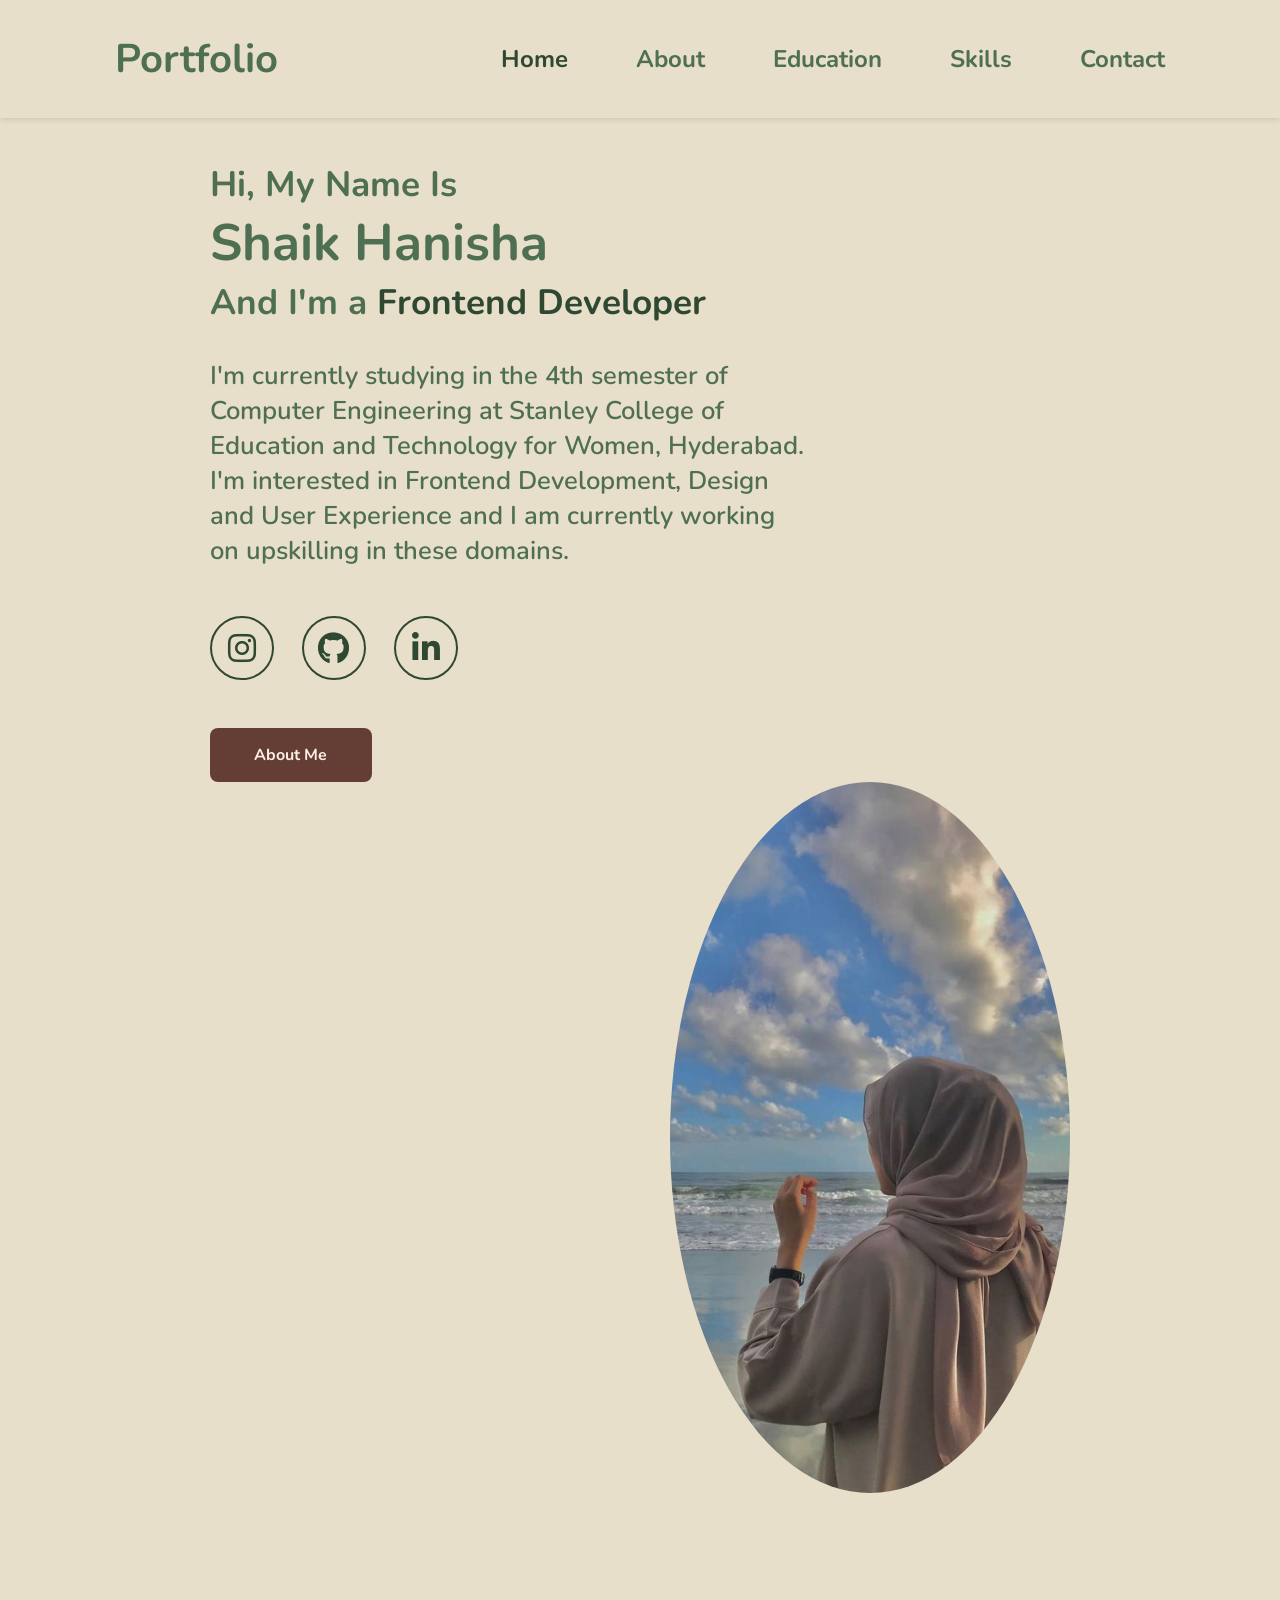
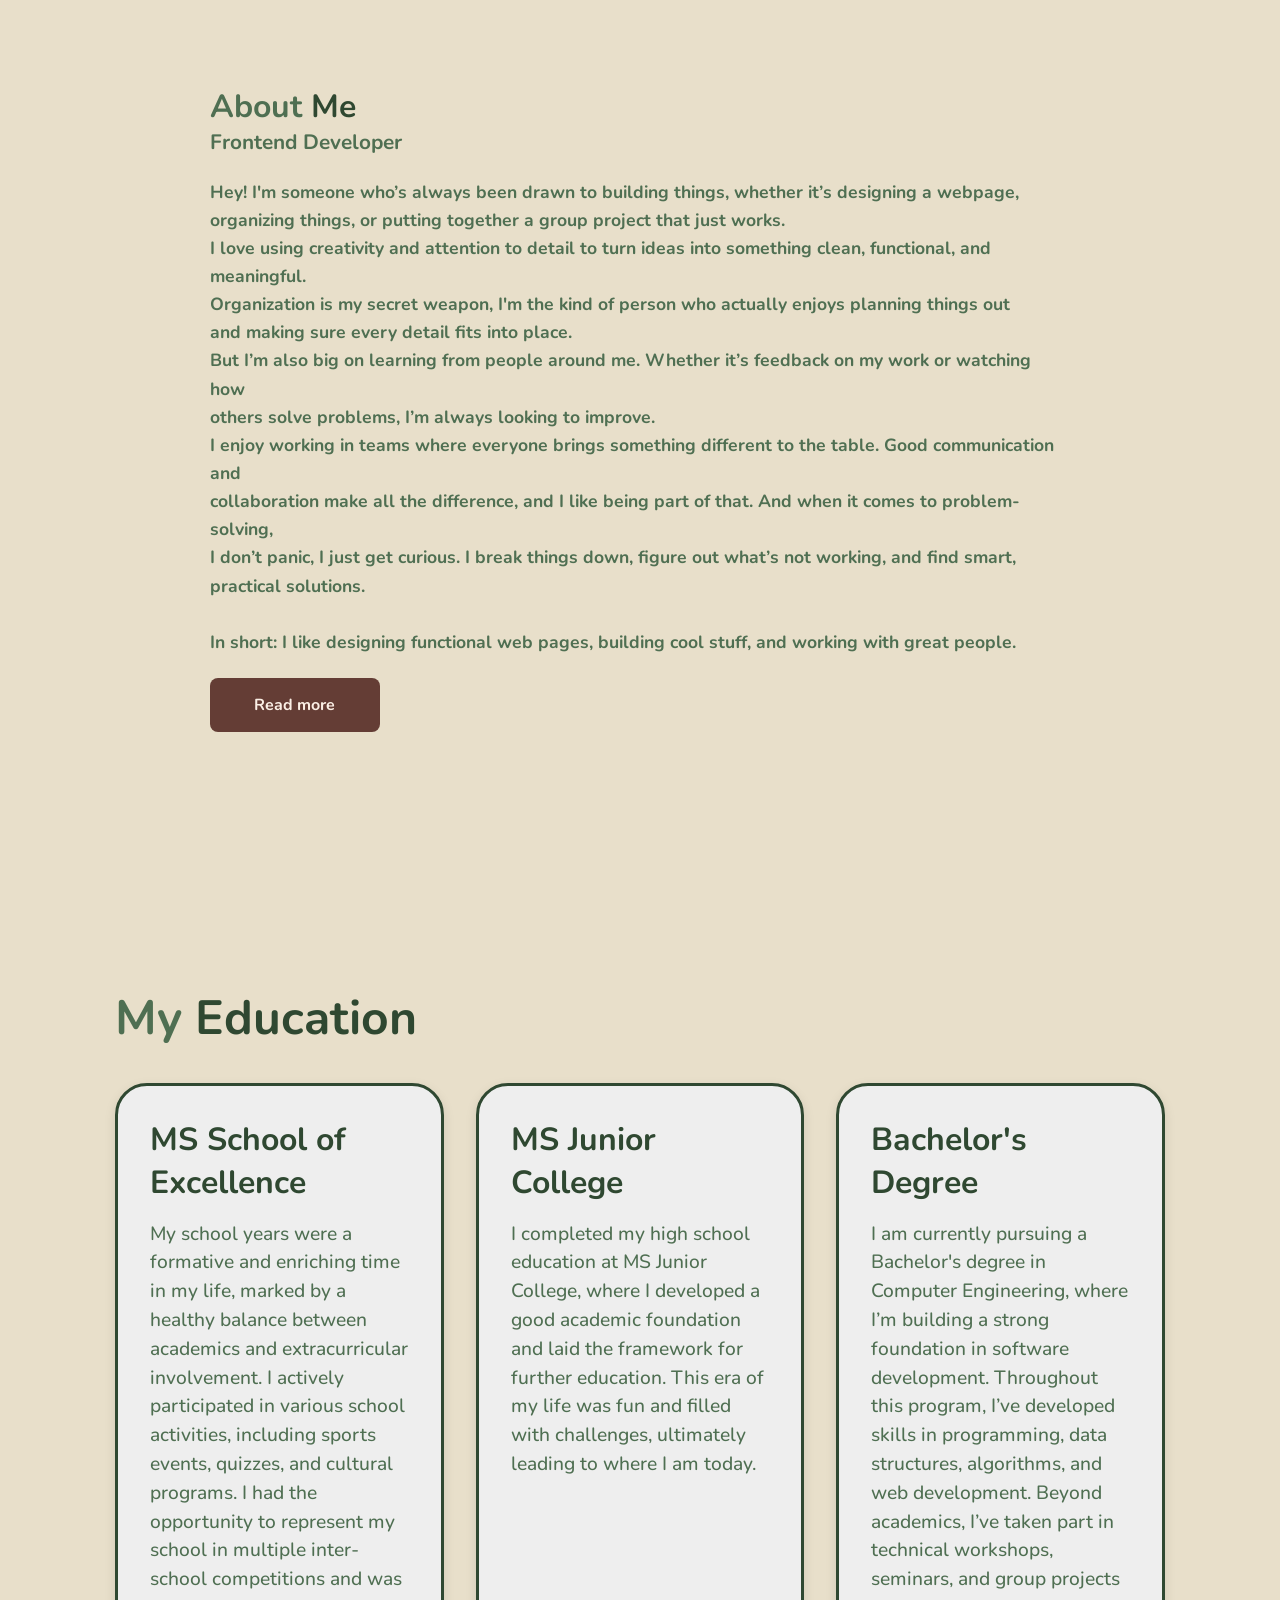
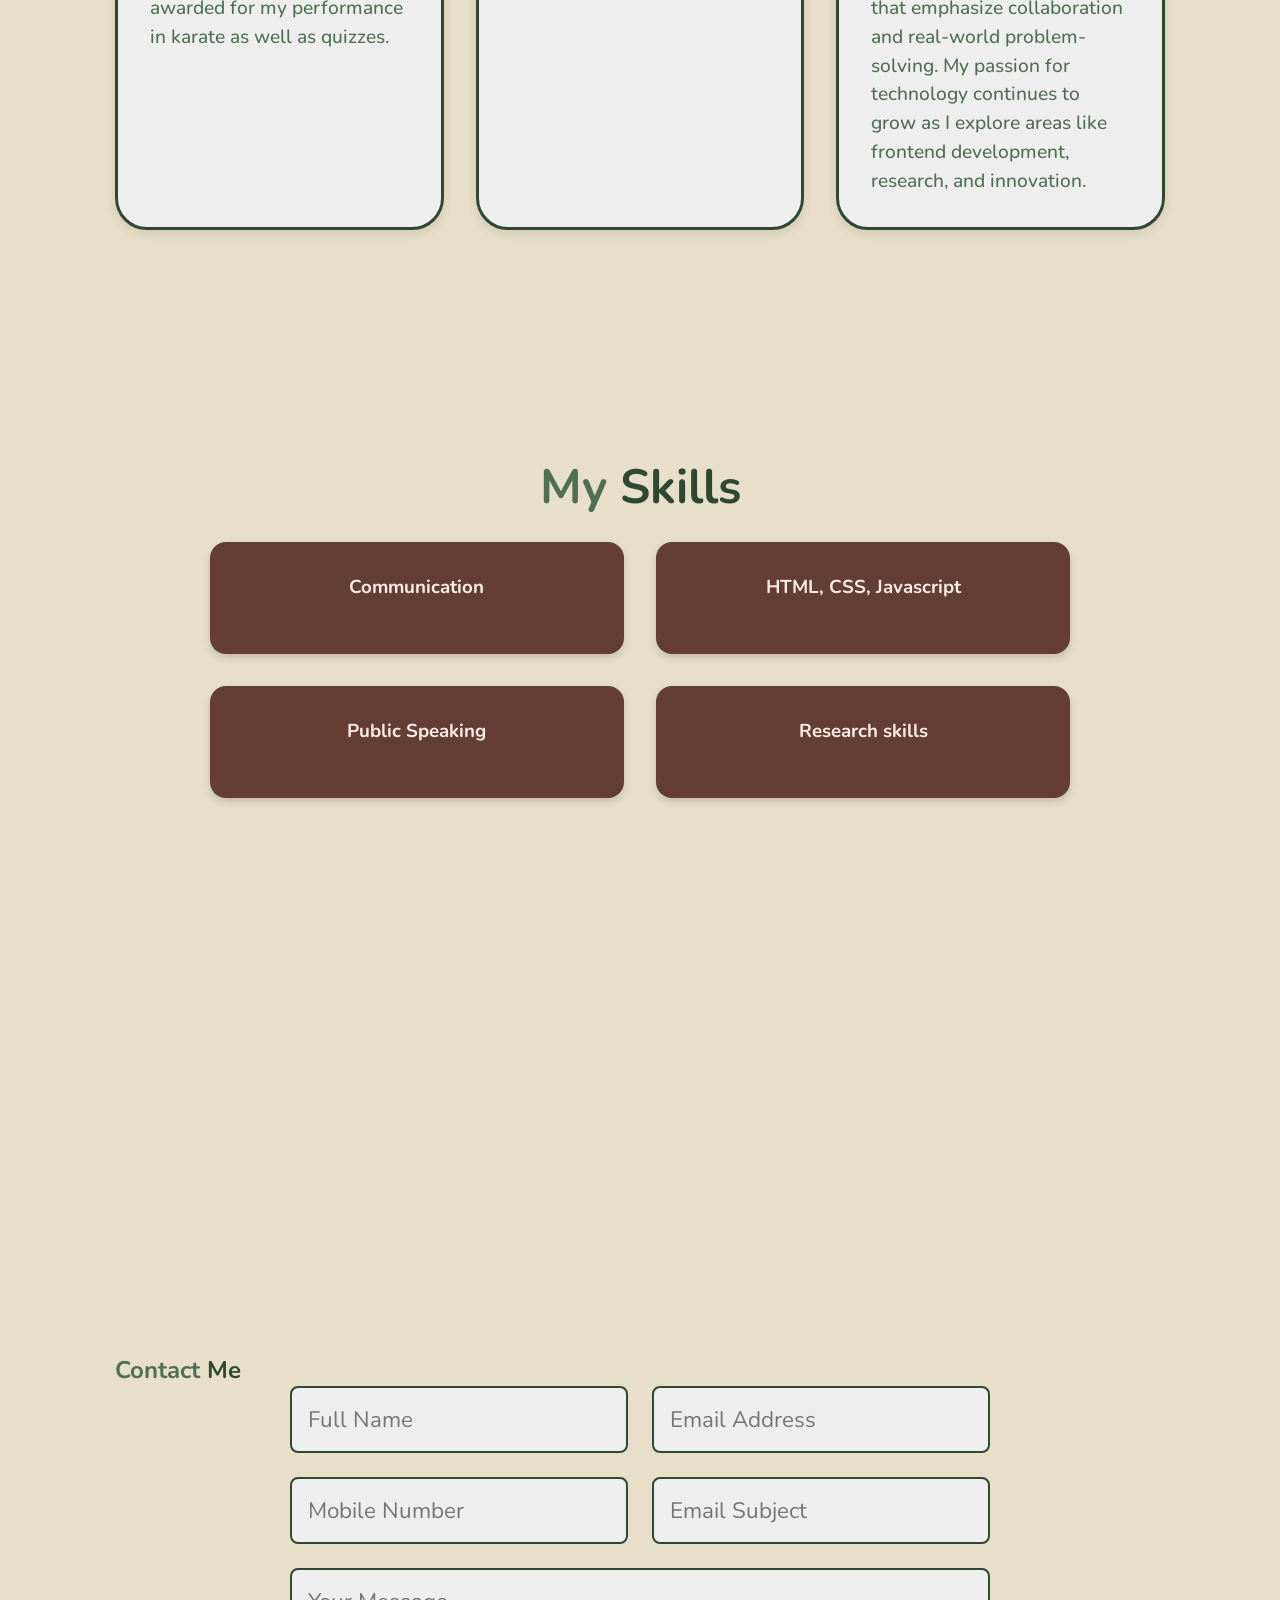
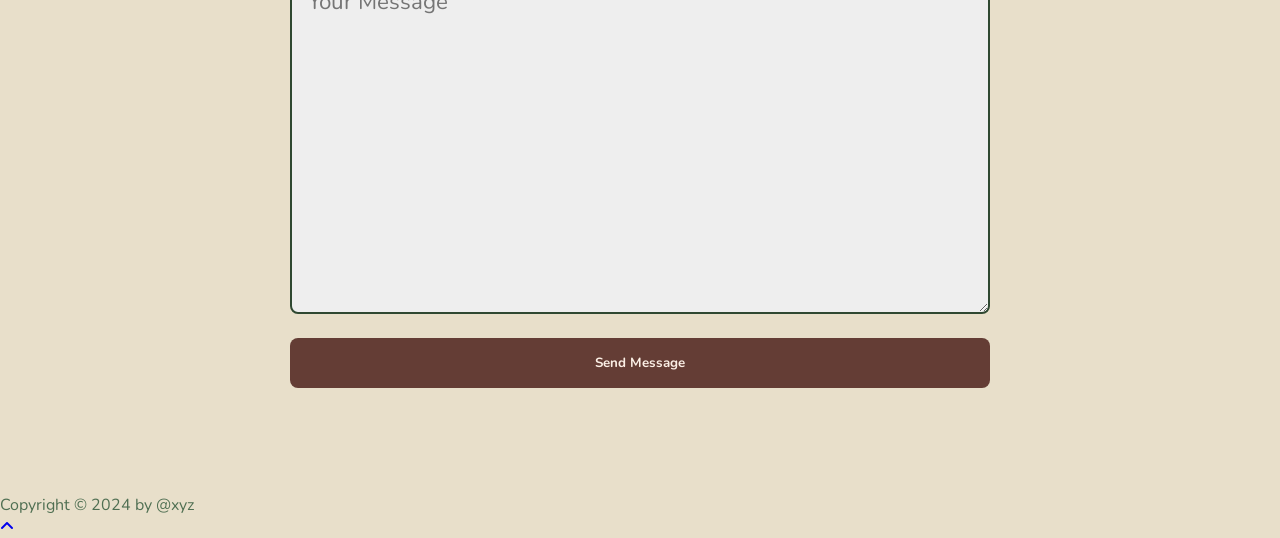
<file: index.html>
<!DOCTYPE html>
<html lang="en">
  <head>
    <meta charset="UTF-8" />
    <meta name="viewport" content="width=device-width, initial-scale=1.0" />
    <link
      rel="stylesheet"
      href="https://cdnjs.cloudflare.com/ajax/libs/font-awesome/6.7.1/css/all.min.css"
      crossorigin="anonymous"
    />
    <link rel="stylesheet" href="style.css" />
    <title>Shaik Hanisha's Portfolio</title>
  </head>
  <body>
    <header class="header">
      <a href="#" class="logo">Portfolio</a>
      <i class="fa-solid fa-bars" id="menu-icon"></i>
      <nav class="navbar">
        <a href="#home"class="active">Home</a>
        <a href="#about">About</a>
        <a href="#edu">Education</a>
        <a href="#skills">Skills</a>
        <a href="#contact">Contact</a>
      </nav>
    </header>

    <section class="home" id="home">
      <div class="home-content">
        <h3>Hi, My Name Is</h3>
        <h1>Shaik Hanisha</h1>
        <h3>And I'm a <span>Frontend Developer</span></h3>
        <p>
          I'm currently studying in the 4th semester of Computer Engineering 
          at Stanley College of Education and Technology for Women, Hyderabad.
          I'm interested in Frontend Development, Design and User Experience and I am currently working on upskilling in these domains.
        </p>
        <div class="social-media">
  <a href="https://www.instagram.com/justagirlbruv/" target="_blank">
    <i class="fa-brands fa-instagram"></i>
  </a>
  
  <a href="https://github.com/Hanishaa-prog/" target="_blank">
    <i class="fa-brands fa-github"></i>
  </a>
  
  <a href="https://www.linkedin.com/in/shaik-hanisha-11536a33b/" target="_blank">
    <i class="fa-brands fa-linkedin-in"></i>
  </a>
</div>

<a href="https://www.linkedin.com/in/shaik-hanisha-11536a33b/" class="btn" target="_blank">About Me</a>
      <div class="home-img">
        <img src="Hijab-Girls-Dp.jpg" />
      </div>
    </section>
    <section class="about" id="about">
  <div class="about-content">
    <h2 class="heading" style="font-size: 2rem;">About <span>Me</span></h2>
    <h3 class="sub-heading" style="font-size: 1.3rem;">Frontend Developer</h3><br>
    <p class="description-text">
      Hey! I'm someone who’s always been drawn to building things, whether it’s designing a webpage, <br>organizing things, or putting together a group project that just works. 
      <br>I love using creativity and attention to detail to turn ideas into something clean, functional, and meaningful.
      <br>Organization is my secret weapon, I'm the kind of person who actually enjoys planning things out <br>and making sure every detail fits into place. 
      <br>But I’m also big on learning from people around me. Whether it’s feedback on my work or watching how <br>others solve problems, I’m always looking to improve.
      <br>I enjoy working in teams where everyone brings something different to the table. Good communication and <br>collaboration make all the difference, and I like being part of that. 
      And when it comes to problem-solving, <br>I don’t panic, I just get curious. I break things down, figure out what’s not working, and find smart, practical solutions.<br  />
      <br>In short: I like designing functional web pages, building cool stuff, and working with great people.
    </p><br>
    <a href="#" class="btn">Read more</a>
  </div>
</section>

    <!--Education section-->
    <section class="edu" id="edu">
  <h2 class="heading" style="font-size: 3rem;">My <span>Education</span></h2>
  <div class="edu-container">
    <div class="edu-card">
          <h3>MS School of Excellence</h3>
          <p>
            My school years were a formative and enriching time in my life, marked by a healthy balance between academics and extracurricular involvement. 
            I actively participated in various school activities, including sports events, quizzes, and cultural programs. 
            I had the opportunity to represent my school in multiple inter-school competitions and was awarded for my performance in karate as well as quizzes.
          </p>
        </div>
        <div class="edu-card">
          <h3>MS Junior College</h3>
          <p>
            I completed my high school education at MS Junior College, 
            where I developed a good academic foundation and laid the framework for further education.
            This era of my life was fun and filled with challenges, ultimately leading to where I am today.
          </p>
        </div>
        <div class="edu-card">
          <h3>Bachelor's Degree</h3>
          <p>
            I am currently pursuing a Bachelor's degree in Computer Engineering, where I’m building a strong foundation in software development. 
            Throughout this program, I’ve developed skills in programming, data structures, algorithms, and web development.
            Beyond academics, I’ve taken part in technical workshops, seminars, and group projects that emphasize collaboration and real-world problem-solving. 
            My passion for technology continues to grow as I explore areas like frontend development, research, and innovation.
          </p>
        </div>
      </div>
    </section>

    <!--skills section-->
    <section class="skills" id="skills">
      <h2 class="skills" style="font-size: 3rem; text-align: center">My <span>Skills</span></h2><br  />
      <div class="skills-container">
        <div class="skill-box">
          <h3>Communication</h3><br  />
        </div>
        <div class="skill-box">
          <h3>HTML, CSS, Javascript</h3><br  />
        </div>
        <div class="skill-box">
          <h3>Public Speaking</h3><br  />
        </div>
        <div class="skill-box">
         <h3>Research skills</h3><br  />
      </div>
    </section>

    <!--Contact us section-->
    <section class="contact" id="contact">
      <h2 class="heading">Contact <span>Me</span></h2>

      <form action="#">
        <div class="input-box">
          <input type="text" placeholder="Full Name" />
          <input type="email" placeholder="Email Address" />
        </div>

        <div class="input-box">
          <input type="number" placeholder="Mobile Number" />
          <input type="text" placeholder="Email Subject" />
        </div>
        <textarea
          name=""
          id=""
          cols="30"
          rows="10"
          placeholder="Your Message"
        ></textarea>
        <input type="submit" value="Send Message" class="btn" />
      </form>
    </section>

    <!--footer section-->
    <footer class="footer">
      <div class="footer-text">
        <p>Copyright &copy; 2024 by @xyz</p>
      </div>
      <div class="footer-iconTop">
        <a href="#home"><i class="fa-solid fa-angle-up"></i></a>
      </div>
    </footer>

  </body>
</html>
</file>
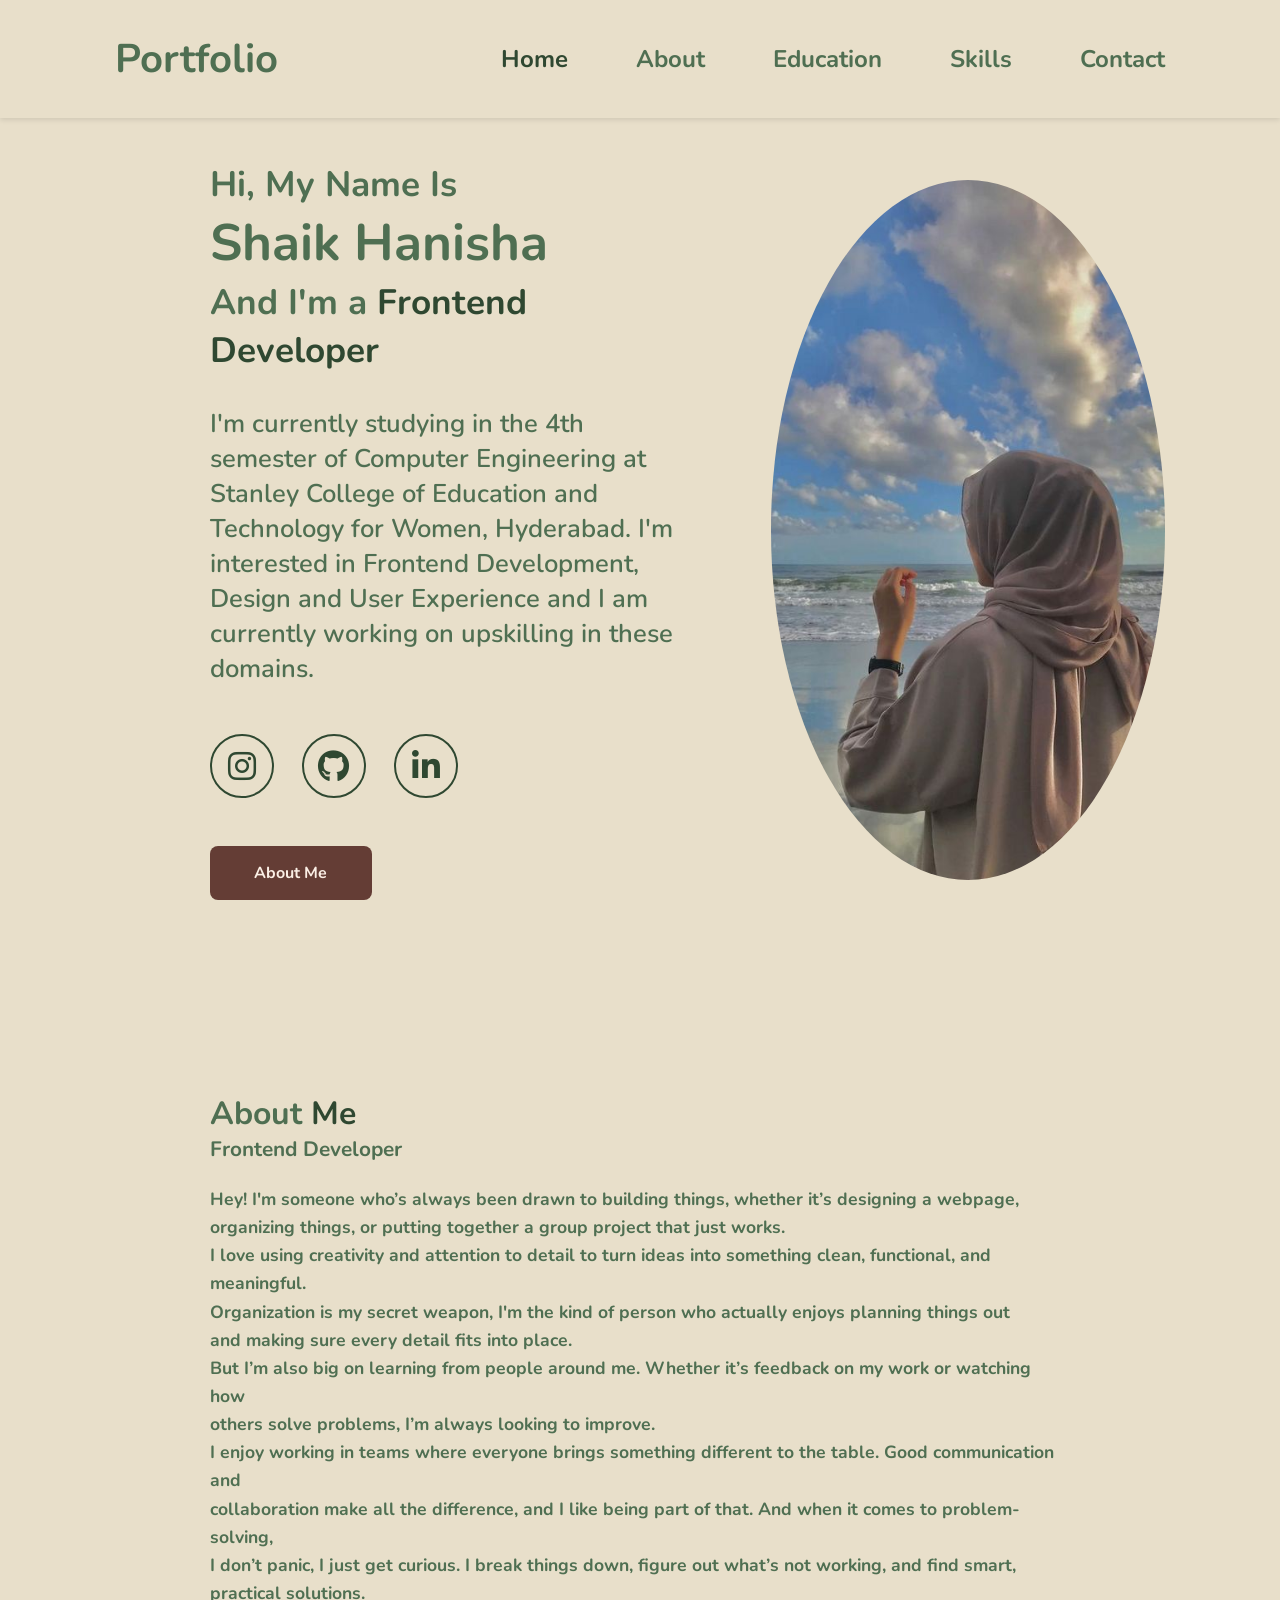
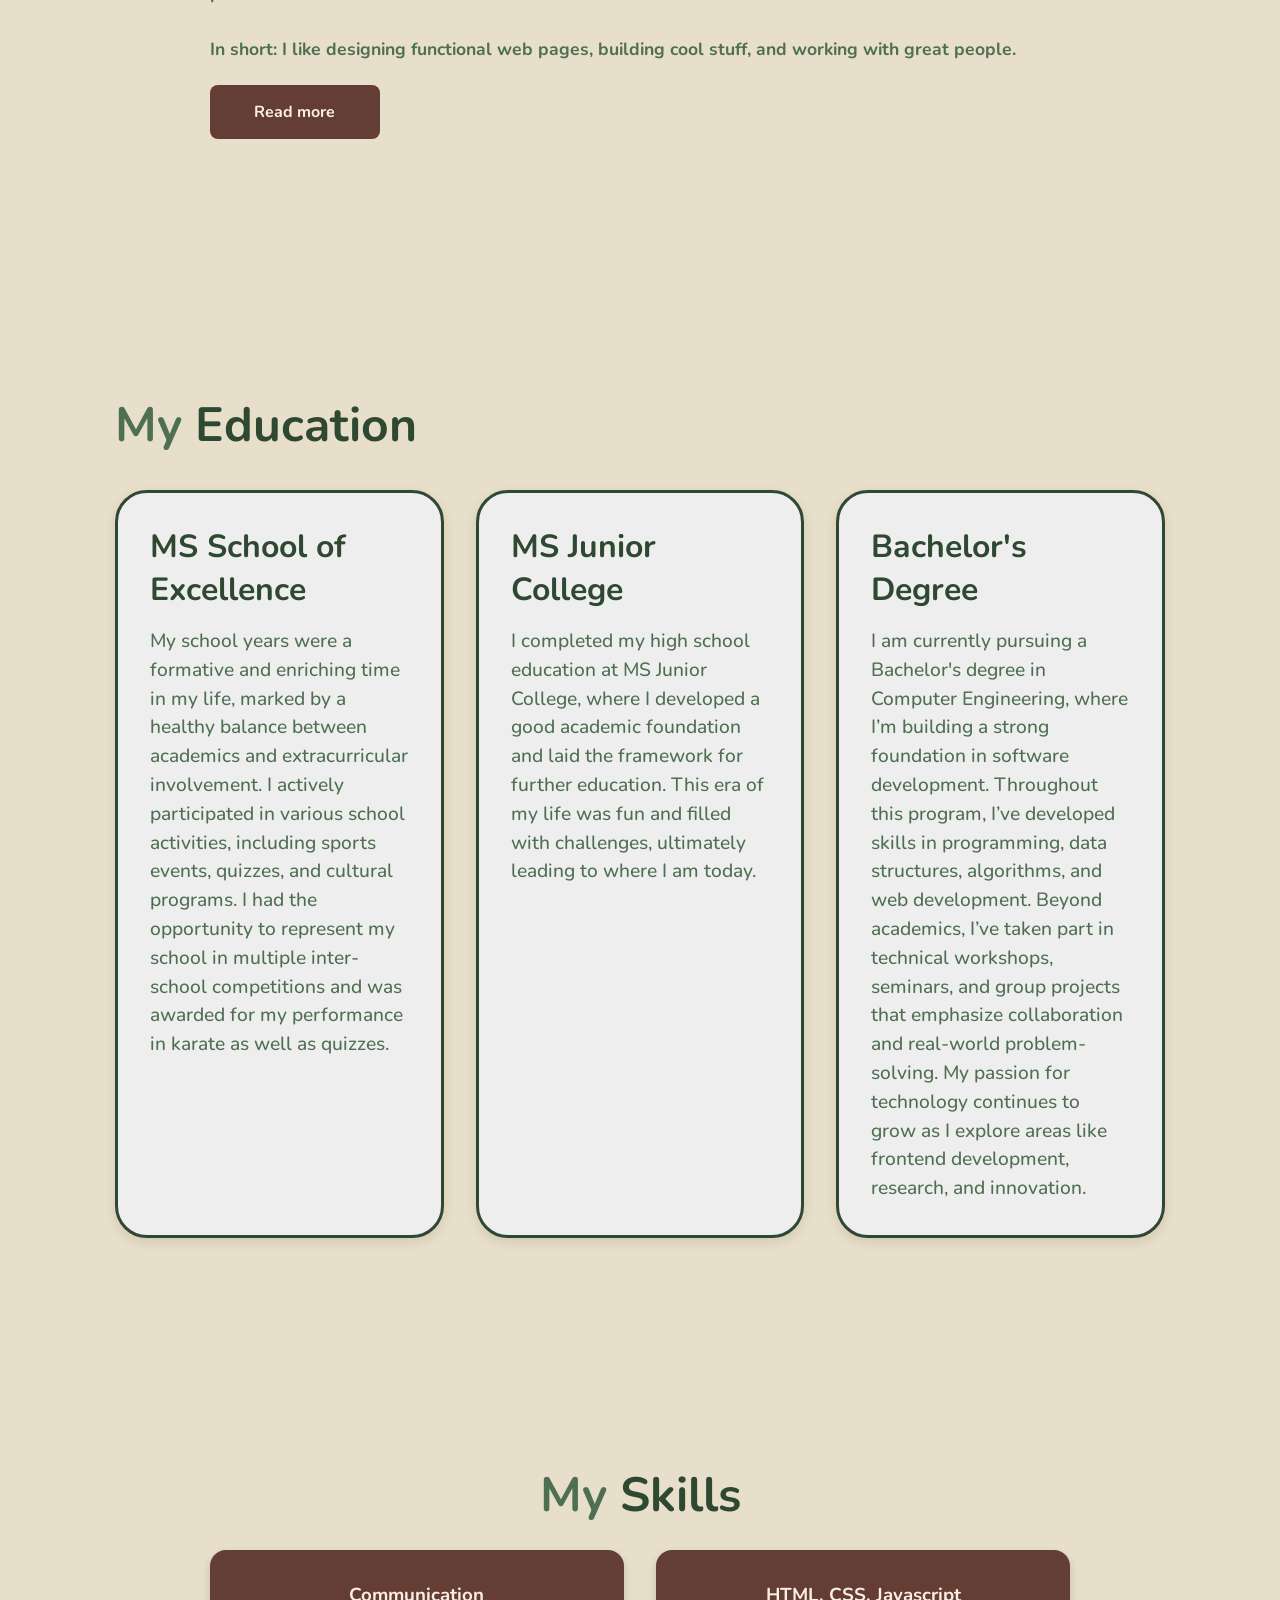
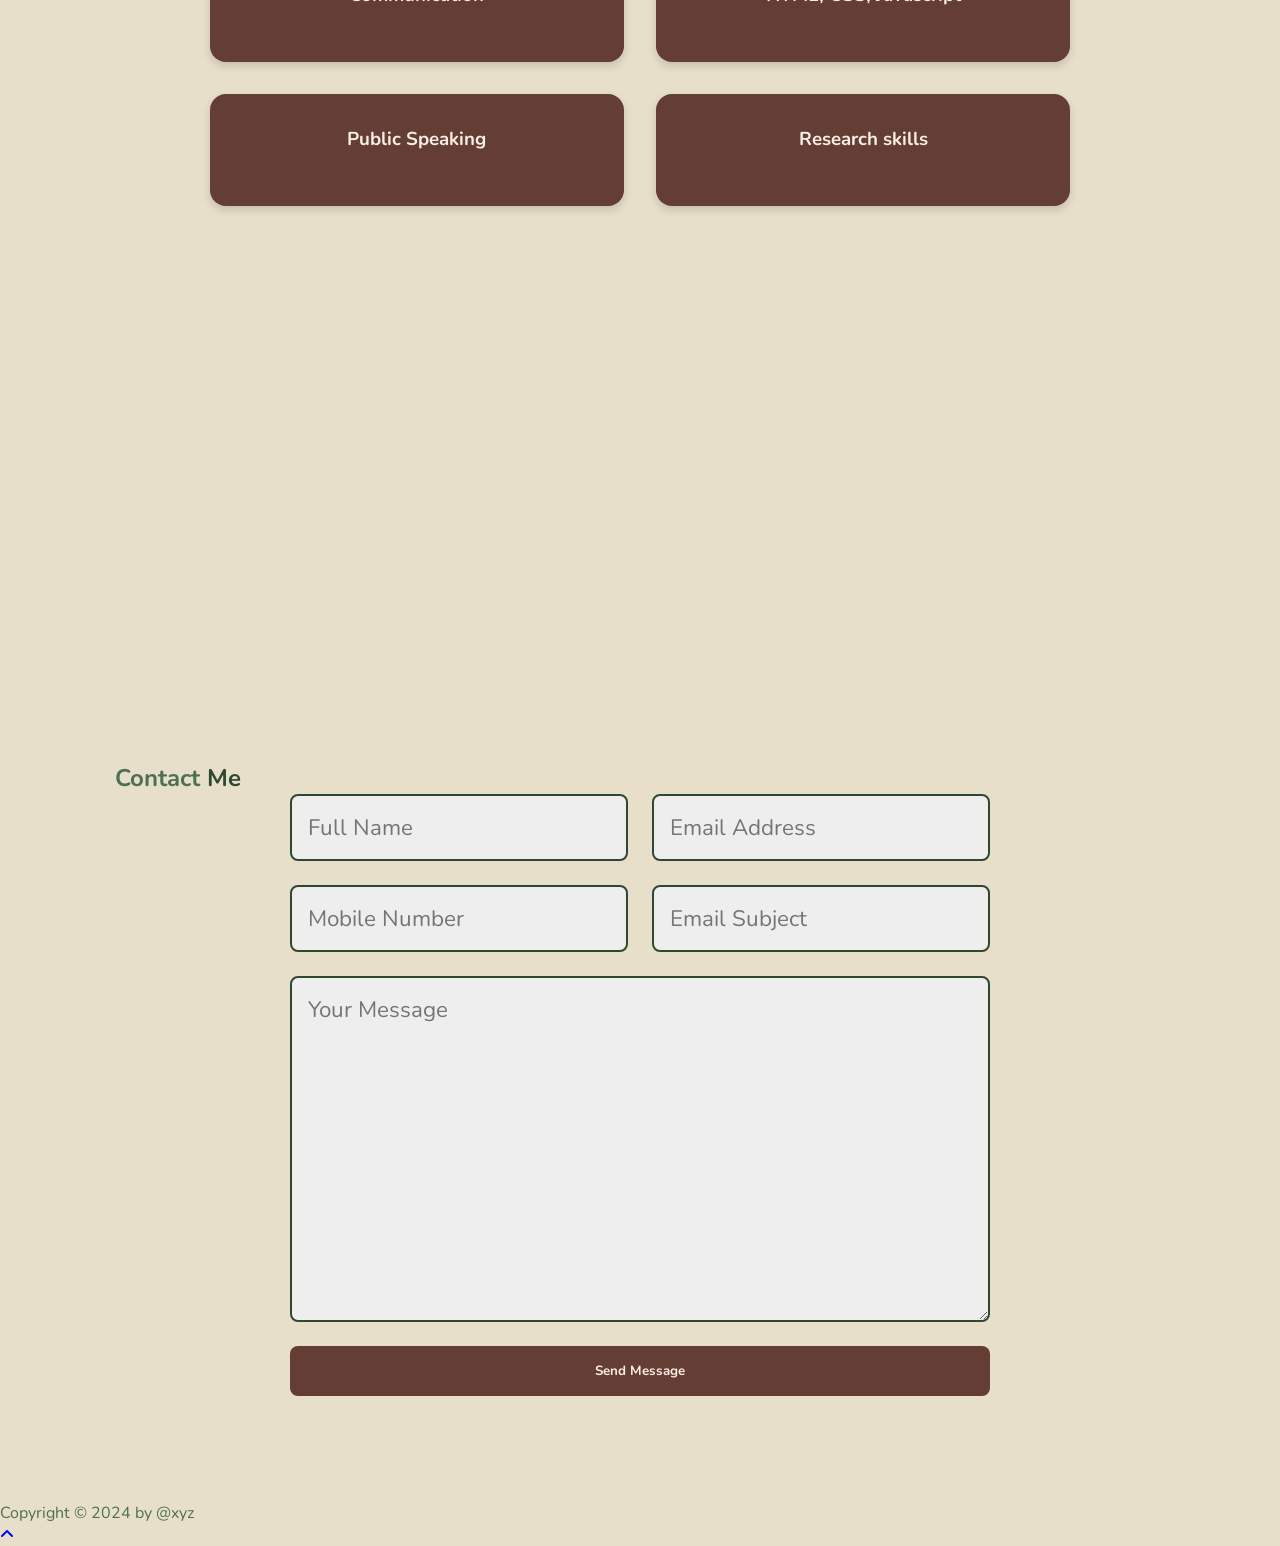
<file: docs/index.html>
<!DOCTYPE html>
<html lang="en">
  <head>
    <meta charset="UTF-8" />
    <meta name="viewport" content="width=device-width, initial-scale=1.0" />
    <link
      rel="stylesheet"
      href="https://cdnjs.cloudflare.com/ajax/libs/font-awesome/6.7.1/css/all.min.css"
      crossorigin="anonymous"
    />
    <link rel="stylesheet" href="style.css" />
    <title>Shaik Hanisha's Portfolio</title>
  </head>
  <body>
    <header class="header">
      <a href="#" class="logo">Portfolio</a>
      <i class="fa-solid fa-bars" id="menu-icon"></i>
      <nav class="navbar">
        <a href="#home"class="active">Home</a>
        <a href="#about">About</a>
        <a href="#edu">Education</a>
        <a href="#skills">Skills</a>
        <a href="#contact">Contact</a>
      </nav>
    </header>

    <section class="home" id="home">
      <div class="home-content">
        <h3>Hi, My Name Is</h3>
        <h1>Shaik Hanisha</h1>
        <h3>And I'm a <span>Frontend Developer</span></h3>
        <p>
          I'm currently studying in the 4th semester of Computer Engineering 
          at Stanley College of Education and Technology for Women, Hyderabad.
          I'm interested in Frontend Development, Design and User Experience and I am currently working on upskilling in these domains.
        </p>
        <div class="social-media">
          <a href="https://www.instagram.com/justagirlbruv/" target="_blank">
            <i class="fa-brands fa-instagram"></i>
          </a>
          <a href="https://github.com/Hanishaa-prog/" target="_blank">
            <i class="fa-brands fa-github"></i>
          </a>
          <a href="https://www.linkedin.com/in/shaik-hanisha-11536a33b/" target="_blank">
            <i class="fa-brands fa-linkedin-in"></i>
          </a>
        </div>
        <a href="https://www.linkedin.com/in/shaik-hanisha-11536a33b/" class="btn" target="_blank">About Me</a>
      </div>

      <div class="home-img">
        <img src="Hijab-Girls-Dp.jpg" alt="Profile Picture" />
      </div>
    </section>

    <section class="about" id="about">
      <div class="about-content">
        <h2 class="heading" style="font-size: 2rem;">About <span>Me</span></h2>
        <h3 class="sub-heading" style="font-size: 1.3rem;">Frontend Developer</h3><br />
        <p class="description-text">
          Hey! I'm someone who’s always been drawn to building things, whether it’s designing a webpage, <br />
          organizing things, or putting together a group project that just works. 
          <br />I love using creativity and attention to detail to turn ideas into something clean, functional, and meaningful.
          <br />Organization is my secret weapon, I'm the kind of person who actually enjoys planning things out <br />
          and making sure every detail fits into place. 
          <br />But I’m also big on learning from people around me. Whether it’s feedback on my work or watching how <br />
          others solve problems, I’m always looking to improve.
          <br />I enjoy working in teams where everyone brings something different to the table. Good communication and <br />
          collaboration make all the difference, and I like being part of that. 
          And when it comes to problem-solving, <br />I don’t panic, I just get curious. I break things down, figure out what’s not working, and find smart, practical solutions.<br />
          <br />In short: I like designing functional web pages, building cool stuff, and working with great people.
        </p><br />
        <a href="#" class="btn">Read more</a>
      </div>
    </section>

    <!--Education section-->
    <section class="edu" id="edu">
      <h2 class="heading" style="font-size: 3rem;">My <span>Education</span></h2>
      <div class="edu-container">
        <div class="edu-card">
          <h3>MS School of Excellence</h3>
          <p>
            My school years were a formative and enriching time in my life, marked by a healthy balance between academics and extracurricular involvement. 
            I actively participated in various school activities, including sports events, quizzes, and cultural programs. 
            I had the opportunity to represent my school in multiple inter-school competitions and was awarded for my performance in karate as well as quizzes.
          </p>
        </div>
        <div class="edu-card">
          <h3>MS Junior College</h3>
          <p>
            I completed my high school education at MS Junior College, 
            where I developed a good academic foundation and laid the framework for further education.
            This era of my life was fun and filled with challenges, ultimately leading to where I am today.
          </p>
        </div>
        <div class="edu-card">
          <h3>Bachelor's Degree</h3>
          <p>
            I am currently pursuing a Bachelor's degree in Computer Engineering, where I’m building a strong foundation in software development. 
            Throughout this program, I’ve developed skills in programming, data structures, algorithms, and web development.
            Beyond academics, I’ve taken part in technical workshops, seminars, and group projects that emphasize collaboration and real-world problem-solving. 
            My passion for technology continues to grow as I explore areas like frontend development, research, and innovation.
          </p>
        </div>
      </div>
    </section>

    <!--skills section-->
    <section class="skills" id="skills">
      <h2 class="skills" style="font-size: 3rem; text-align: center">My <span>Skills</span></h2><br />
      <div class="skills-container">
        <div class="skill-box">
          <h3>Communication</h3><br />
        </div>
        <div class="skill-box">
          <h3>HTML, CSS, Javascript</h3><br />
        </div>
        <div class="skill-box">
          <h3>Public Speaking</h3><br />
        </div>
        <div class="skill-box">
          <h3>Research skills</h3><br />
        </div>
      </div>
    </section>

    <!--Contact us section-->
    <section class="contact" id="contact">
      <h2 class="heading">Contact <span>Me</span></h2>

      <form action="#">
        <div class="input-box">
          <input type="text" placeholder="Full Name" />
          <input type="email" placeholder="Email Address" />
        </div>

        <div class="input-box">
          <input type="number" placeholder="Mobile Number" />
          <input type="text" placeholder="Email Subject" />
        </div>
        <textarea
          name=""
          id=""
          cols="30"
          rows="10"
          placeholder="Your Message"
        ></textarea>
        <input type="submit" value="Send Message" class="btn" />
      </form>
    </section>

    <!--footer section-->
    <footer class="footer">
      <div class="footer-text">
        <p>Copyright &copy; 2024 by @xyz</p>
      </div>
      <div class="footer-iconTop">
        <a href="#home"><i class="fa-solid fa-angle-up"></i></a>
      </div>
    </footer>

  </body>
</html>
</file>
<file: style.css>
@import url('https://fonts.googleapis.com/css2?family=Nunito:wght@400;700&display=swap');

:root {
  --primary-bg: #E8DFCA;     
  --card-bg: #eeeeee;        
  --text-color: #4F6F52;
  --accent-color: #2f4831;       
  --btn-bg: #643d35;
  --btn-text: #fbefe5;
  --hover-bg: #2d1515;
}

* {
  margin: 0;
  padding: 0;
  box-sizing: border-box;
  text-decoration: none;
  border: none;
  outline: none;
  scroll-behavior: smooth;
  font-family: 'Nunito', sans-serif;
}

body {
  background-color: var(--primary-bg);
  color: var(--text-color);
}

.header {
  background: var(--primary-bg);
  padding: 2rem 9%;
  display: flex;
  justify-content: space-between;
  align-items: center;
  position: fixed;
  width: 100%;
  top: 0;
  z-index: 100;
  box-shadow: 0 2px 5px rgba(0,0,0,0.1);
}

.logo {
  font-size: 2.5rem;
  font-weight: 700;
  color: var(--text-color);
}

.navbar a {
  font-size: 1.5rem;
  color: var(--text-color);
  margin-left: 4rem;
  font-weight: 700;
}

.navbar a:hover,
.navbar a.active {
  color: var(--accent-color);
}

#menu-icon {
  font-size: 3.6rem;
  color: var(--text-color);
  display: none;
}

section {
  padding: 10rem 9% 2rem;
  min-height: 100vh;
}

.home {
  display: flex;
  justify-content: space-between;
  align-items: center;
  flex-wrap: wrap;
  padding: 10rem 9% 2rem;
}


.home-content {
  flex: 1 1 60%;
  text-align: left;
  padding-right: 2rem;
}

.home-img {
  flex: 1 1 35%;
  display: flex;
  justify-content: flex-end;
}

.home-content h1 {
  font-size: 3.2rem;
  font-weight: 700;
}

.home-content h3 {
  font-size: 2.2rem;
  font-weight: 700;
}

.home-content h3:nth-of-type(2) {
  margin-bottom: 2rem;
}

span {
  color: var(--accent-color);
}

.home-content p {
  font-size: 1.6rem;
  max-width: 600px;
  font-weight: 600;
}

.home-img img {
  border-radius: 50%;
  width: 100%;
  max-width: 400px;
  height: auto;
  animation: floatImage 4s ease-in-out infinite;
}


@keyframes floatImage {
  0% { transform: translateY(0); }
  50% { transform: translateY(-2.4rem); }
  100% { transform: translateY(0); }
}

.social-media a {
  display: inline-flex;
  justify-content: center;
  align-items: center;
  width: 4rem;
  height: 4rem;
  background: transparent;
  border: 2px solid var(--accent-color);
  border-radius: 50%;
  font-size: 2rem;
  color: var(--accent-color);
  margin: 3rem 1.5rem 3rem 0;
  transition: 0.5s ease;
}

.social-media a:hover {
  background: var(--accent-color);
  color: white;
  box-shadow: 0 0 1rem var(--accent-color);
}

.btn {
  display: inline-block;
  padding: 1rem 2.8rem;
  background: var(--btn-bg);
  color: var(--btn-text);
  font-weight: 700;
  border-radius: 0.5rem;
  cursor: pointer;
  transition: background 0.3s ease;
  text-align: center;
}

.btn:hover {
  background: var(--hover-bg);
}

.skills-container {
  display: flex;
  flex-wrap: wrap;
  gap: 2rem;
  justify-content: center;
  padding: 0 9%;
}

.skill-box {
  background-color: #643d35; 
  color: #fbefe5;             
  border-radius: 1rem;
  padding: 2rem;
  flex: 1 1 18rem;            
  box-shadow: 0 4px 8px rgba(0,0,0,0.15);
  text-align: center;
  transition: transform 0.3s ease;
  cursor: default;
}

.skill-box:hover {
  transform: translateY(-8px);
  box-shadow: 0 12px 24px rgba(0,0,0,0.25);
}

.home-content,
.about-content {
  max-width: 1100px; 
  margin: 0 auto;
  padding: 0 9%;
  text-align: left;
}

.home-content p {
  max-width: 600px; 
}

.about-content {
  background: transparent;
  padding-bottom: 3rem;
  font-weight: 500;
}

.about-content p {
  font-size: 1.1rem;    
  font-weight: bold; 
  line-height: 1.6;    
}

.contact form {
  max-width: 700px;
  margin: 0 auto;
  display: flex;
  flex-direction: column;
  gap: 1.5rem;
}

.input-box {
  display: flex;
  gap: 1.5rem;
}

.input-box input {
  flex: 1;
  padding: 1rem;
  font-size: 1.4rem;
  border: 2px solid var(--accent-color);
  border-radius: 0.5rem;
  color: var(--text-color);
  background-color: var(--card-bg);
}

textarea {
  padding: 1rem;
  font-size: 1.4rem;
  border: 2px solid var(--accent-color);
  border-radius: 0.5rem;
  resize: vertical;
  color: var(--text-color);
  background-color: var(--card-bg);
}

input[type="submit"] {
  background: var(--btn-bg);
  color: var(--btn-text);
  font-weight: 700;
  padding: 1rem 2.8rem;
  border-radius: 0.5rem;
  cursor: pointer;
  transition: background 0.3s ease;
  border: none;
}

input[type="submit"]:hover {
  background: var(--hover-bg);
}

.edu-container {
  display: flex;
  flex-wrap: wrap;
  gap: 2rem;
  justify-content: space-between;
  padding: 2rem 0;
}

.edu-card {
  background-color: var(--card-bg);
  color: var(--text-color);
  border: 3px solid var(--accent-color);
  border-radius: 2rem;
  padding: 2rem;
  flex: 1 1 calc(33.333% - 1.5rem);
  box-shadow: 0 4px 12px rgba(0, 0, 0, 0.1);
  transition: transform 0.3s ease;
  box-sizing: border-box;
  min-width: 250px;
}

.edu-card:hover {
  transform: translateY(-8px);
  box-shadow: 0 12px 24px rgba(0, 0, 0, 0.2);
}

.edu-card h3 {
  font-size: 2rem;
  color: var(--accent-color);
  margin-bottom: 1rem;
}

.edu-card p {
  font-size: 1.2rem;
  line-height: 1.5;
  font-weight: 500;
}

@media (max-width: 1024px) {
  .edu-card {
    flex: 0 0 calc(50 - 1rem);
  }
}

@media (max-width: 768px) {
  .edu-card {
    flex: 0 0 100%;
  }
}
</file>
<file: docs/style.css>
@import url('https://fonts.googleapis.com/css2?family=Nunito:wght@400;700&display=swap');

:root {
  --primary-bg: #E8DFCA;     
  --card-bg: #eeeeee;        
  --text-color: #4F6F52;
  --accent-color: #2f4831;       
  --btn-bg: #643d35;
  --btn-text: #fbefe5;
  --hover-bg: #2d1515;
}

* {
  margin: 0;
  padding: 0;
  box-sizing: border-box;
  text-decoration: none;
  border: none;
  outline: none;
  scroll-behavior: smooth;
  font-family: 'Nunito', sans-serif;
}

body {
  background-color: var(--primary-bg);
  color: var(--text-color);
}

.header {
  background: var(--primary-bg);
  padding: 2rem 9%;
  display: flex;
  justify-content: space-between;
  align-items: center;
  position: fixed;
  width: 100%;
  top: 0;
  z-index: 100;
  box-shadow: 0 2px 5px rgba(0,0,0,0.1);
}

.logo {
  font-size: 2.5rem;
  font-weight: 700;
  color: var(--text-color);
}

.navbar a {
  font-size: 1.5rem;
  color: var(--text-color);
  margin-left: 4rem;
  font-weight: 700;
}

.navbar a:hover,
.navbar a.active {
  color: var(--accent-color);
}

#menu-icon {
  font-size: 3.6rem;
  color: var(--text-color);
  display: none;
}

section {
  padding: 10rem 9% 2rem;
  min-height: 100vh;
}

.home {
  display: flex;
  justify-content: space-between;
  align-items: center;
  flex-wrap: wrap;
  padding: 10rem 9% 2rem;
}


.home-content {
  flex: 1 1 60%;
  text-align: left;
  padding-right: 2rem;
}

.home-img {
  flex: 1 1 35%;
  display: flex;
  justify-content: flex-end;
}

.home-content h1 {
  font-size: 3.2rem;
  font-weight: 700;
}

.home-content h3 {
  font-size: 2.2rem;
  font-weight: 700;
}

.home-content h3:nth-of-type(2) {
  margin-bottom: 2rem;
}

span {
  color: var(--accent-color);
}

.home-content p {
  font-size: 1.6rem;
  max-width: 600px;
  font-weight: 600;
}

.home-img img {
  border-radius: 50%;
  width: 100%;
  max-width: 400px;
  height: auto;
  animation: floatImage 4s ease-in-out infinite;
}


@keyframes floatImage {
  0% { transform: translateY(0); }
  50% { transform: translateY(-2.4rem); }
  100% { transform: translateY(0); }
}

.social-media a {
  display: inline-flex;
  justify-content: center;
  align-items: center;
  width: 4rem;
  height: 4rem;
  background: transparent;
  border: 2px solid var(--accent-color);
  border-radius: 50%;
  font-size: 2rem;
  color: var(--accent-color);
  margin: 3rem 1.5rem 3rem 0;
  transition: 0.5s ease;
}

.social-media a:hover {
  background: var(--accent-color);
  color: white;
  box-shadow: 0 0 1rem var(--accent-color);
}

.btn {
  display: inline-block;
  padding: 1rem 2.8rem;
  background: var(--btn-bg);
  color: var(--btn-text);
  font-weight: 700;
  border-radius: 0.5rem;
  cursor: pointer;
  transition: background 0.3s ease;
  text-align: center;
}

.btn:hover {
  background: var(--hover-bg);
}

.skills-container {
  display: flex;
  flex-wrap: wrap;
  gap: 2rem;
  justify-content: center;
  padding: 0 9%;
}

.skill-box {
  background-color: #643d35; 
  color: #fbefe5;             
  border-radius: 1rem;
  padding: 2rem;
  flex: 1 1 18rem;            
  box-shadow: 0 4px 8px rgba(0,0,0,0.15);
  text-align: center;
  transition: transform 0.3s ease;
  cursor: default;
}

.skill-box:hover {
  transform: translateY(-8px);
  box-shadow: 0 12px 24px rgba(0,0,0,0.25);
}

.home-content,
.about-content {
  max-width: 1100px; 
  margin: 0 auto;
  padding: 0 9%;
  text-align: left;
}

.home-content p {
  max-width: 600px; 
}

.about-content {
  background: transparent;
  padding-bottom: 3rem;
  font-weight: 500;
}

.about-content p {
  font-size: 1.1rem;    
  font-weight: bold; 
  line-height: 1.6;    
}

.contact form {
  max-width: 700px;
  margin: 0 auto;
  display: flex;
  flex-direction: column;
  gap: 1.5rem;
}

.input-box {
  display: flex;
  gap: 1.5rem;
}

.input-box input {
  flex: 1;
  padding: 1rem;
  font-size: 1.4rem;
  border: 2px solid var(--accent-color);
  border-radius: 0.5rem;
  color: var(--text-color);
  background-color: var(--card-bg);
}

textarea {
  padding: 1rem;
  font-size: 1.4rem;
  border: 2px solid var(--accent-color);
  border-radius: 0.5rem;
  resize: vertical;
  color: var(--text-color);
  background-color: var(--card-bg);
}

input[type="submit"] {
  background: var(--btn-bg);
  color: var(--btn-text);
  font-weight: 700;
  padding: 1rem 2.8rem;
  border-radius: 0.5rem;
  cursor: pointer;
  transition: background 0.3s ease;
  border: none;
}

input[type="submit"]:hover {
  background: var(--hover-bg);
}

.edu-container {
  display: flex;
  flex-wrap: wrap;
  gap: 2rem;
  justify-content: space-between;
  padding: 2rem 0;
}

.edu-card {
  background-color: var(--card-bg);
  color: var(--text-color);
  border: 3px solid var(--accent-color);
  border-radius: 2rem;
  padding: 2rem;
  flex: 1 1 calc(33.333% - 1.5rem);
  box-shadow: 0 4px 12px rgba(0, 0, 0, 0.1);
  transition: transform 0.3s ease;
  box-sizing: border-box;
  min-width: 250px;
}

.edu-card:hover {
  transform: translateY(-8px);
  box-shadow: 0 12px 24px rgba(0, 0, 0, 0.2);
}

.edu-card h3 {
  font-size: 2rem;
  color: var(--accent-color);
  margin-bottom: 1rem;
}

.edu-card p {
  font-size: 1.2rem;
  line-height: 1.5;
  font-weight: 500;
}

@media (max-width: 1024px) {
  .edu-card {
    flex: 0 0 calc(50 - 1rem);
  }
}

@media (max-width: 768px) {
  .edu-card {
    flex: 0 0 100%;
  }
}
</file>
